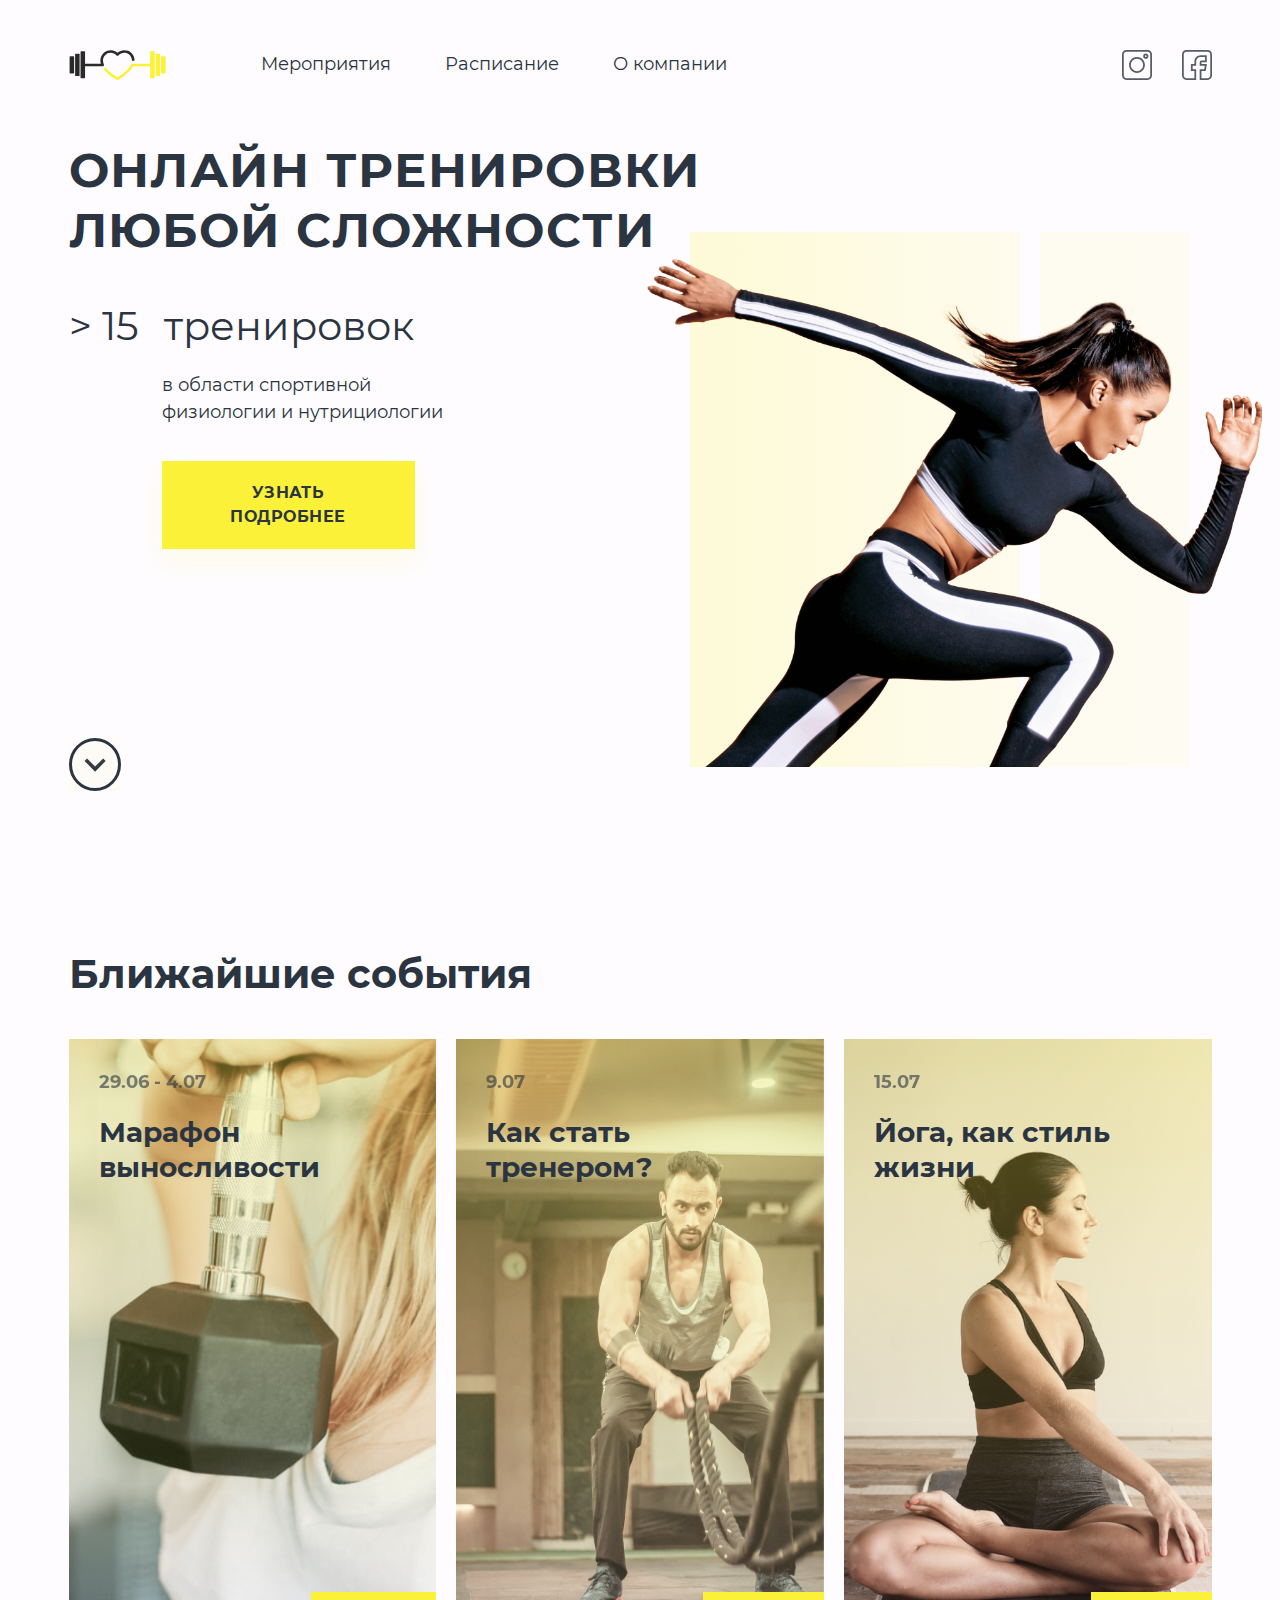
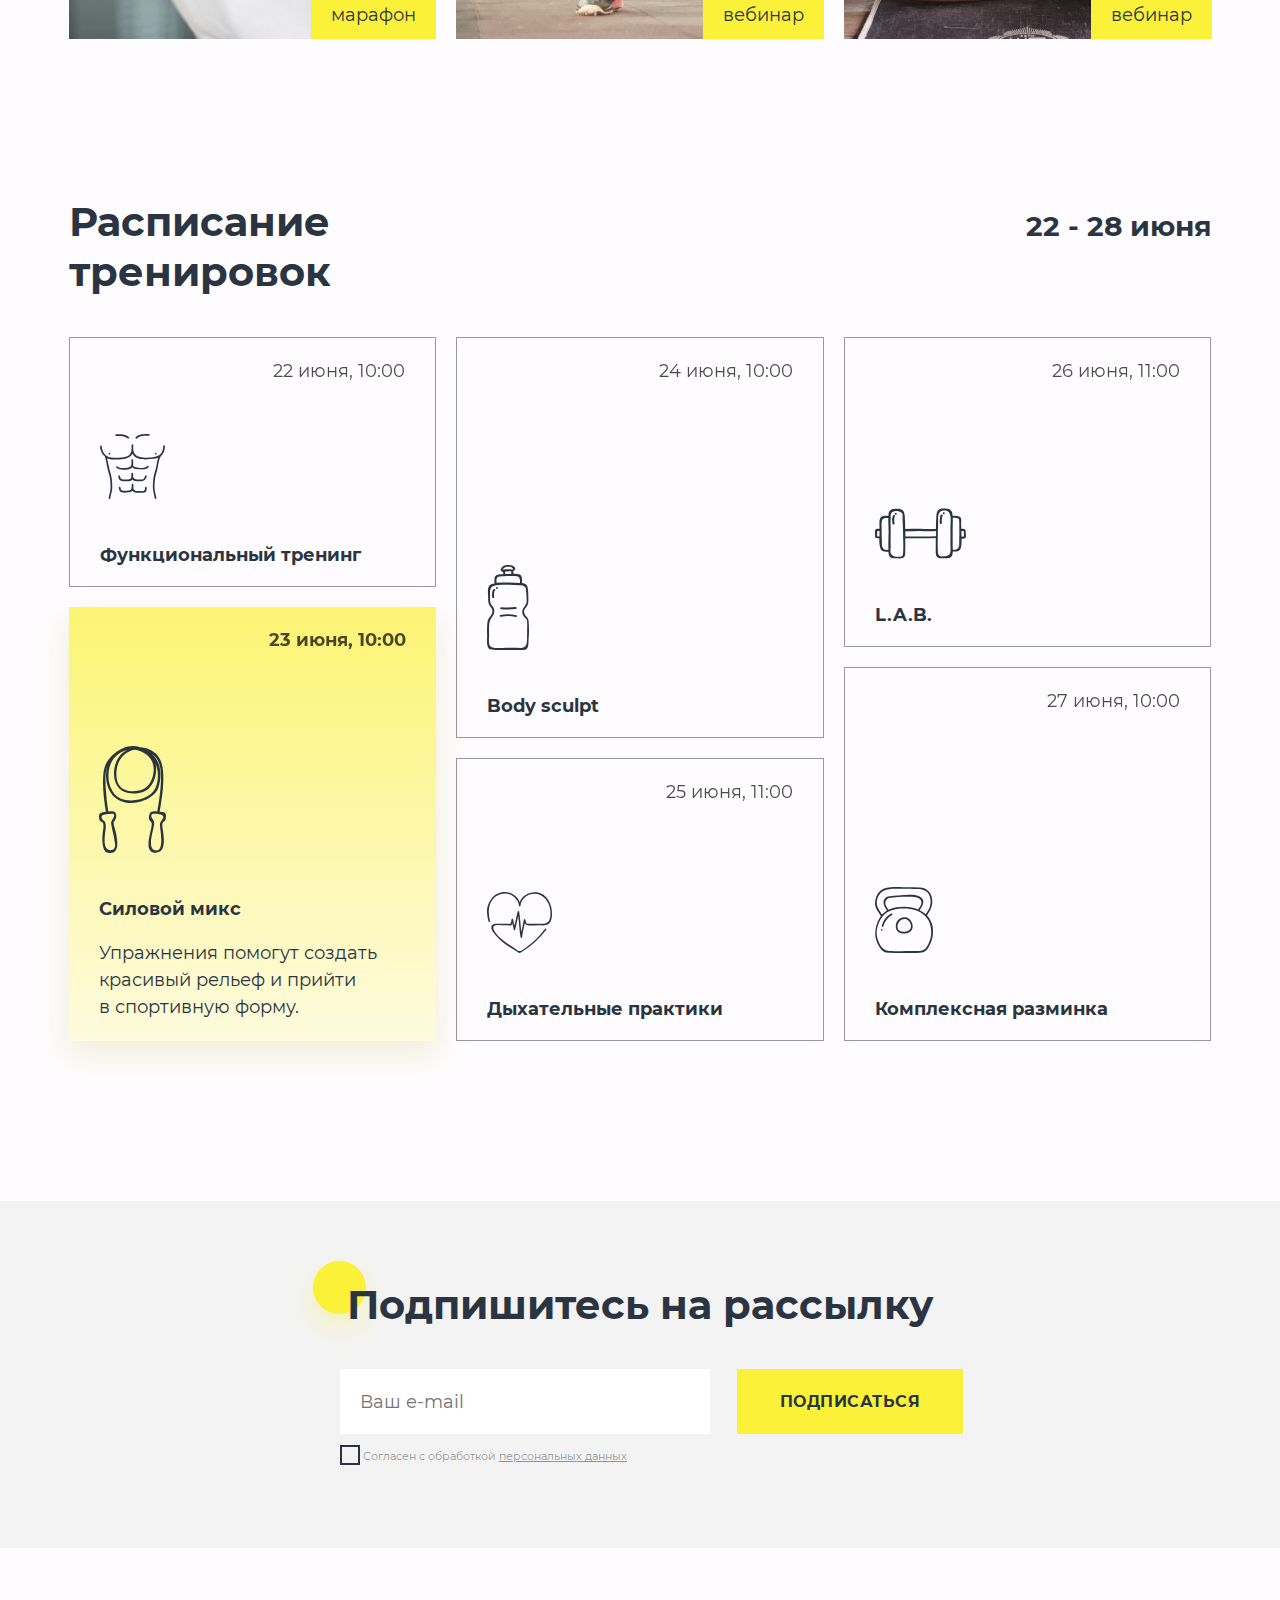
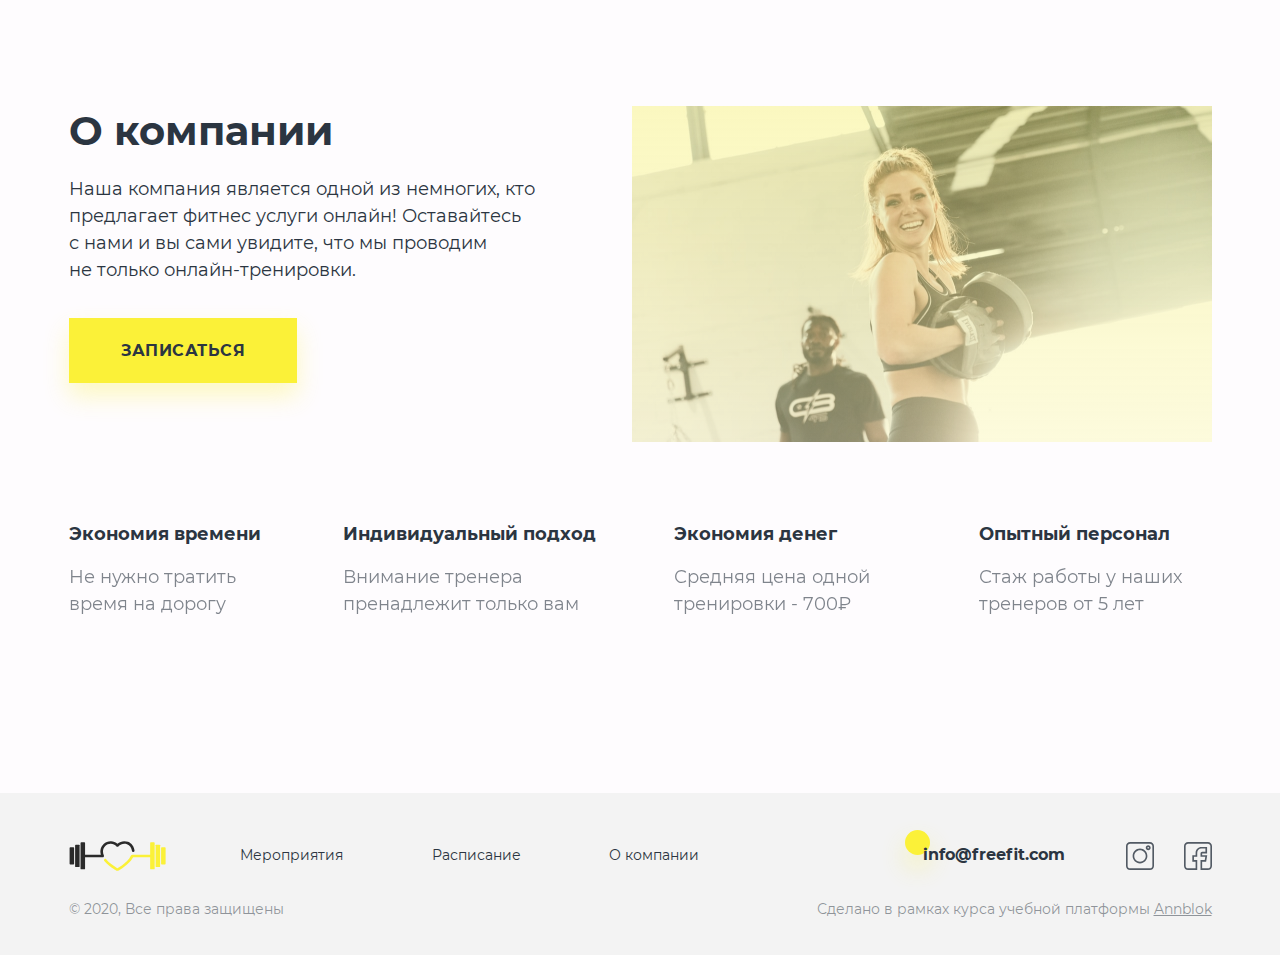
<file: index.html>
<!DOCTYPE html>
<html lang="ru">
<head>
    <meta charset="UTF-8">
    <meta http-equiv="X-UA-Compatible" content="IE=edge">
    <meta name="viewport" content="width=device-width, initial-scale=1.0">
    <link rel="stylesheet" href="css/normalize.css">
    <link rel="stylesheet" href="css/fonts.css">
    <link rel="stylesheet" href="css/style.css">
    <link rel="android-chrome-icon" type="image/png" sizes="192x192" href="img/favicon/android-chrome-192x192.png">    
    <link rel="apple-touch-icon" sizes="180x180" href="img/favicon/apple-touch-icon.png">    
    <link rel="android-chrome-icon" type="image/png" sizes="152x152" href="img/favicon/android-chrome-512x512.png">
    <link rel="android-chrome-icon" type="image/png" sizes="150x150" href="img/favicon/mstile-150x150.png">
    <link rel="icon" type="image/png" sizes="32x32" href="img/favicon/favicon-32x32.png">
    <link rel="icon" type="image/png" sizes="32x32" href="img/favicon/favicon.ico">
    <link rel="icon" type="image/png" sizes="16x16" href="img/favicon/favicon-16x16.png">
    <link rel="manifest" href="img/favicon/site.webmanifest">
    <link rel="mask-icon" href="img/favicon/safari-pinned-tab.svg" color="#5bbad5">
    <meta name="msapplication-TileColor" content="#da532c">
    <meta name="theme-color" content="#ffffff">
    <script defer src="js/modal.js"></script>
    <script defer src="js/main.js"></script>
    <title>GYM</title>
</head>

<body>
    <div class="container">
        <header class="header" id="headerTop"><!-- flex -->
            <div class="header-items">
                <a class="header-logo" href="#"></a>                
                <!--нав бургера отключаем\ отключаем-->
                <button class="header-burger" aria-label="открыть контакты" onclick="openModal('burgers')"></button><!-- flex -->                
                <!--нав десктоп отключаем-->
                <nav class="header-navigation">
                    <ul class="header-nav">
                        <li> <a class="nav-items" href="#menu">Мероприятия</a></li>
                        <li> <a class="nav-items" href="#training">Расписание</a></li>
                        <li> <a class="nav-items" href="#aboutCompany">О&nbsp;компании</a></li>
                    </ul>
                </nav>
            </div>
                
                <!-- иконки   -->
                <ul class="header-social">
                    <li> <a class="header-social-in" href="#"></a></li>       
                    <li> <a class="header-social-fb" href="#"></a></li>
                </ul>               
        </header>

    </div>
    <!-- === меню === -->
    <main>
        <div class="container"> 
            <section class="menu">                
                <div class="menu-content">
                    <h1 class="menu-title">онлайн тренировки любой сложности</h1>                    
                    <div class="menu-subject">                        
                            <span class="menu-subtitle span-text">&gt;&nbsp;15</span>
                            <span class="menu-subtitle">тренировок</span>                        
                        <div class="menu-desc">                            
                            <p class="menu-item-text-sport">в области спортивной физиологии и нутрициологии</p>
                            <a class="menu-button" href="#training-btn">Узнать подробнее</a>                            
                        </div>                        
                    </div>
                    <div class="menu-bg-mobil">
                        <div class="menu-bg-mobil-fon1"></div>
                        <div class="menu-bg-mobil-fon2"></div>
                    </div>
                    <a class="menu-arrow" href="#menu"></a>
                </div>
                <div class="menu-visual">
                    <div class="box-gradient-left"></div>
                    <div class="box-gradient-right"></div>                    
                    <img class="menu-girl" src="img/@2x/girl.png" alt="бегущая девушка в спортивном костюме">
                </div>
                
            </section>
        </div>
        <!-- второй блок -->
        <div class="events">
            <div class="container">            
            <h3 class="menu-titles" id="menu">Ближайшие события</h3>
            
            <section class="menu-greeds">
                <!-- Марафон выносливости -->
                <div class="menu-grid-box-marafon">
                    <div class="menu-grid-gradient">
                        <div class="menu-grid-maraphon-text">                            
                            <span class="menu-grid-data">29.06 - 4.07</span>
                            <h3 class="menu-grid-title">Марафон выносливости</h3>
                            <span class="menu-grid-maraphon-mrf">марафон</span>
                            <button type="button"  class="menu-grid-btn open-popup present__order-btn">Учавствовать</button>
                            <button class="menu-grid-btn-add open-popup"></button>
                        </div>
                    </div>
                </div>
                <!-- Как стать тренером? -->
                <div class="menu-grid-box-veb1">
                    <div class="menu-grid-gradient">
                        <div class="menu-grid-maraphon-text">
                            <span class="menu-grid-data">9.07</span>
                            <h3 class="menu-grid-title">Как стать тренером?</h3>
                            <span class="menu-grid-maraphon-mrf">вебинар</span>
                            <button class="menu-grid-btn-add open-popup"></button>
                            <button class="menu-grid-btn open-popup" >Учавствовать</button>
                        </div>
                    </div>
                </div>
                <!-- Йога, как стиль жизни -->                
                <div class="menu-grid-box-veb2">
                    <div class="menu-grid-gradient">
                        <div class="menu-grid-maraphon-text">
                            <span class="menu-grid-data">15.07</span>
                            <h3 class="menu-grid-title">Йога, как стиль жизни</h3>
                            <span class="menu-grid-maraphon-mrf">вебинар</span>
                            <button class="menu-grid-btn-add open-popup"></button>
                            <button class="menu-grid-btn open-popup" >Учавствовать</button>
                        </div>
                    </div>
                </div>        
            </section>
        </div>
            <!-- Расписание тренировок -->
            <section class="training">                
                <div class="container">
                    <div class="training-nedelya">
                        <div class="training-titles">
                            <h3 class="training-title" id="training-btn">Расписание тренировок</h3>
                            <p class="training-data">22 - 28 июня</p>
                        </div>
                        <div class="training-flex" id="training">
                            <!-- 1 functional-training -->
                            <div class="functional-training">
                                <span class="training-date">22 июня, 10:00</span>
                                <div class="training-card">
                                    <img class="training-image" src="img/icons/body.svg" width="65" height="65"   alt="торс спортсмена">
                                    <div class="training-box">
                                        <p class="training-text paddng">Функциональный тренинг</p>
                                        <p class="menu-text-span">Развивает в мышцах силу, гибкость и тонус.</p>                                    
                                    </div>
                                </div>
                                
                                
                            </div>
                            <!-- 2  power-mix -->
                            <div class="functional-training active">
                                <span class="training-date training-active-data">23 июня, 10:00</span>
                                <div class="training-card">
                                    <img class="training-image" src="img/icons/jump.svg" width="67" height="107" alt="скакалка">
                                    <div class="training-box">
                                        <p class="training-text text-2">Силовой микс</p>                                    
                                        <p class="menu-text-span training-active-data-text">Упражнения помогут создать красивый рельеф и прийти в&nbsp;спортивную форму.</p>                                                                    
                                    </div>
                                </div>                                
                            </div>
                            <!-- 3  body-sculpt -->
                            <div class="functional-training">
                                    <span class="training-date">24 июня, 10:00</span>
                                    <div class="training-card">
                                        <img class="training-image" src="img/icons/bottle.svg" width="42" height="85" alt="бутылка">
                                        <div class="training-box">
                                            <p class="training-text">Body sculpt</p>                                        
                                            <p class="menu-text-span">Разноплановая нагрузка помогает укрепить мышцы и снизить количество жировых отложений.</p>                                        
                                        </div>
                                    </div>                                    
                                </div>             
                                <!-- 4 breathing-practices -->
                            <div class="functional-training">
                                <span class="training-date">25 июня, 11:00</span>
                                <div class="training-card">
                                    <img class="training-image" src="img/icons/heart.svg" width="65" height="61"   alt="сердце">
                                    <div class="training-box">
                                        <p class="training-text paddng">Дыхательные практики</p>                                    
                                        <p class="menu-text-span">Поможет прояснить ум и избавить организм от гормонов стресса.</p>                                    
                                    </div>
                                </div>                                    
                            </div> 
                            <!-- 5  l-a-b -->
                            <div class="functional-training">
                                <span class="training-date">26 июня, 11:00</span>
                                <div class="training-card">
                                    <img class="training-image" src="img/icons/dumbbell.svg" width="91" height="51"   alt="гантели">
                                    <div class="training-box">
                                        <p class="training-text">L.A.B.</p>                                  
                                        <p class="menu-text-span">Силовая тренировка с акцентом на мышцы ягодиц, ног и пресса.</p>                                    
                                    </div>
                                </div>                                
                            </div>
                            <!-- 6 комплексная разминка -->
                            <div class="functional-training">
                                <span class="training-date">27 июня, 10:00</span>
                                <div class="training-card">
                                    <img class="training-image" src="img/icons/weight.svg" width="58" height="66"   alt="гиря">
                                    <div class="training-box">
                                        <p class="training-text training-text-hover">Комплексная разминка</p>                                    
                                        <p class="menu-text-span menu-text-hover">Подготовка тела перед физической нагрузкой.</p>                                    
                                    </div>
                                </div>                                
                            </div>
                        </div>
                    </div>
                </div>
            </section>
        </div>    
        <section class="mailing">
            <div class="mailing-item">
                    <h3 class="mailing-title">Подпишитесь на&nbsp;рассылку</h3>
                <form class="mailing-form" name="mailing" action="https://jsonplaceholder.typicode.com/posts" target="_blank" method="post">        
                    <div class="mailing-item-flex">
                        <div class="mailing-argee">
                            <input class="mailing-input" type="email" name="mailing" title="Например, username@mail.ru" placeholder="Ваш e-mail">                            
                            <input class="mailing-checkbox" type="checkbox" name="mailing" id="thing" required>
                            <label for="thing" class="mailing-label" required>
                                Согласен с обработкой <a class="mailing-person"  href="#" target="_blank">персональных данных</a>
                            </label>
                        </div>
                        <button type="submit" class="mailing-button" name="mailing">ПОДПИСАТЬСЯ</button>                    
                    </div>
                </form>
            </div>
        </section>            
        <section class="company">
            <div class="container">
                <div class="company-advantage">
                    <div class="company-flex">
                        <div class="company-flex-text">
                            <h3 class="company-title" id="aboutCompany">О компании</h3>
                            <p class="company-text">Наша компания является одной из немногих, кто предлагает фитнес услуги онлайн! Оставайтесь с&nbsp;нами и вы сами увидите, что мы проводим не&nbsp;только онлайн-тренировки.</p>
                            <a class="company-button mobile-hidden-desctop">Записаться</a>
                            <div class="company-flex-img">
                                <img class="company-flex-img-bg" src="img/@2x/trainer@2x.png" width="581" height="335"  alt="тренер">                 
                            </div>                        
                        </div>                    
                        <ul class="company-adv">
                            <li>
                                <div class="company-describ"></div>
                                <p class="company-adv-title">Экономия времени</p>
                                <p class="company-adv-text">Не нужно тратить время на&nbsp;дорогу</p>
                            </li>
                            <li>
                                <p class="company-adv-title">Индивидуальный подход</p>
                                <p class="company-adv-text">Внимание тренера пренадлежит только вам</p>
                            </li>
                            <li>
                                <p class="company-adv-title">Экономия денег</p>
                                <p class="company-adv-text">Средняя цена одной тренировки - 700₽</p>
                            </li>
                            <li>
                                <p class="company-adv-title">Опытный персонал</p>
                                <p class="company-adv-text">Стаж работы у наших тренеров от&nbsp;5&nbsp;лет</p>
                            </li>                        
                        </ul>
                        <div class="mobile-hidden">
                            <a class="company-button">Записаться</a>
                            <div class="company-img"></div>
                        </div>
                    </div>
                </div>
                
            </div>
        </section>        
    </main>

    
    <footer>
        <div class="container">
            <div class="footer-flex">
                <div class="footer-nav">
                    <div class="header-logo">
                    </div>                
                    <ul class="footer-nav-flex">
                        <li><a class="footer-ankor" href="#menu">Мероприятия</a></li>
                        <li><a class="footer-ankor" href="#training">Расписание</a></li>
                        <li><a class="footer-ankor" href="#aboutCompany">О&nbsp;компании</a></li>
                    </ul>
                </div>
                <div class="footer-contacts">
                    <div class="footer-contacts-email">
                        <a class="footer-contacts-a" href="mailto:info@freefit.com">info@freefit.com</a>                    
                    </div>
                    <ul class="footer-social">
                        <li> <a class="footer-social-in" href="#"></a></li>       
                        <li> <a class="footer-social-fb" href="#"></a></li>
                    </ul>
                </div>
            </div>
            <div class="footer-copyright">
                <p>&copy; 2020, Все права защищены</p>        
                <p class="footer-frontend-blok">Сделано в рамках курса учебной платформы <a class="frontend-blok"  href="https://cabinet.annblok.ru/" target="_blank">Annblok</a></p>
            </div>
        </div>        
    </footer>
    <!-- Mobile pop up -->
    <div class="modal-window" id="modal">
        <div class="modal">
            <div class="wrap">
                <div class="header-modal">
                    <div class="header-modal-logo"></div>
                    <button onclick="closeModal()" class="header-modal-close"></button>
                </div>
                <ul class="modal-nav">
                    <li><a href="#menu" class="modal-nav-a modal-border">Мероприятия</a></li>
                    <li><a href="#training" class="modal-nav-a modal-border">Расписание</a></li>
                    <li><a href="#aboutCompany" class="modal-nav-a">О&nbsp;компании</a></li>
                </ul>
                <ul class="modal-item">
                    <li><a href="#" class="modal-social-in"></a></li>
                    <li><a href="#" class="modal-social-fb"></a></li>
                </ul>
            </div>
        </div>
    </div>
    <!-- pop up marafhon     -->
    <div class="popup__bg" id="modal-popup">    
        <div class="popup">
            <button onclick="closeModal()" class="popup-close close-popup"></button>
            <div class="popup-title">
                <h2 class="popup-text">Заявка на участие «Марафон выносливости»</h2>
                <p class="popup-desc">Заполните все поля, и мы пришлем информацию в ближайшее время</p>
            </div>
            <form class="popup-form" action="https://jsonplaceholder.typicode.com/posts" method="post">
                <div class="input-container">            
                    <input class="popup-mail" type="email" name="popup" placeholder="Ваш e-mail">
                    <p class="popup-text-hidden">Некорректный адрес e-mail</p>                
                    <input class="popup-tel" type="tel" name="popup"  placeholder="+7 (" >
                    <p class="popup-text-hidden">Некорректный номер телефона</p>
                </div>
                <button class="pupup-btn" type="submit" title="Отправить" name="popup">Отправить</button>
            </form>    
        </div>
    </div>
    <a href="#headerTop" class="button-up hidden" id="btnUp"></a>
</body>
</html>
</file>
<file: css/fonts.css>
@font-face {
   font-family: "Montserrat";
   src: url("../fonts/Montserrat-Bold.ttf") format("truetype");
   font-weight: 700;
   font-display: swap;
   }
@font-face {
   font-family: "Montserrat";
   src: url("../fonts/Montserrat-Regular.ttf") format("truetype");
   font-weight: 400;
   font-display: swap;
   }
</file>
<file: css/style.css>
body {
    font-family: Montserrat;
    color: #2B3541;
    background: #FEFCFE;
    font-weight: 400;
}
main {
    position: relative;
}
.container {    
    max-width: 1143px;
    margin: 0 auto;
    padding-left: 15px;
    padding-right: 15px;
}
.header {
    display: flex;
    align-items: center;
    justify-content: space-between;
    margin-top: 50px;
}
.header-items {
    display: flex;
    align-items: center;
    justify-content: space-between;
    flex-basis: 57.6%;
}
.header-logo { 
    display: block;   
    background-image: url(../img/logo.svg);         
    background-repeat: no-repeat;
    background-size: contain;
    width: 97px;
    height: 30px;
    transition: 0.2s;    
    margin-right: 30px;
}
.header-burger {
    display: none;
    background-image: url(../img/icons/burger.svg);
    background-repeat: no-repeat;
    background-size: contain;
    width: 29px;
    height: 22px;
    background-color: transparent;
    border: none;
    cursor: pointer;
}
.header-social {
    display: flex;
    list-style-type: none;
    gap: 30px;
    margin: 0;
}
.header-nav {
    display: flex;
    list-style-type: none;
    justify-content: space-between;
    gap: 54px;
    padding-left: 0;
    margin: 0;
}
.nav-items {
    position: relative;
    font-size: 18px;
    line-height: 150%;
    text-decoration: none;
    color: #2B3541;
}
.nav-items::after, .footer-ankor::after, .footer-contacts-a::after {
    display: block;
    position: relative;
    content: "";
    height: 1px;
    width: 0;
    background-color:  #2B3541;
    transition: width .2s ease-in-out, left .5s ease-in-out;
    left: 0%;
    bottom: -10px;
}
.header-social-fb {
    display: block;
    background-image: url(../img/icons/fb.svg);
    background-repeat: no-repeat;
    background-size: contain;
    width: 30px;
    height: 30px;
    transition: 0.2s;
}
.header-social-in {
    display: block;
    background-image: url(../img/icons/ins.svg);
    background-repeat: no-repeat;
    background-size: contain;
    width: 30px;
    height: 30px;
    transition: 0.2s;
}
.menu-items {
    margin-bottom: 80px;
}
.menu {
    display: flex;
}
.menu-visual {
    display: flex;
    position: absolute;
    max-width: 790px;
    width: 100%;
    gap: 20px;
    top: 27px;
    right: 16vw;
    z-index: -1;    
    height: 849px;
}
.box-gradient-left {
    background: linear-gradient(90deg, #FBF138 0%, rgba(253, 249, 182, 0.45) 145.23%);
    opacity: 0.2; 
    flex-grow: 1;
    z-index: -1;
}
.box-gradient-right {
    background: linear-gradient(90deg, #FDF9B6 0%, rgba(253, 249, 182, 0.7) 166.81%);
    opacity: 0.2;
    flex-basis: 30%;
    z-index: -1;
}
.menu-girl {
    position: absolute;
    height: 95%;
    margin: 0 auto;
    right: -5.6vw;
    object-fit: cover;
    bottom: 0;
}
.menu-bg-mobil-fon1 {
    display: none;
}
.menu-bg-mobil-fon2 {
    display: none;
}
.menu-content {
    position: relative;
    max-width: 676px;
    padding-top: 254px;
    box-sizing: border-box;
}
.menu-title {
    font-weight: 700;
    font-size: 2.5vw;
    line-height: 125%;    
    text-transform: uppercase;
    letter-spacing: 0.03em;
    padding: 0;
    margin: 0;
    font-size: 48px;
}
.menu-subject {
    margin-top: 41px;
}
.menu-subtitle {
    font-size: 40px;
    line-height: 125%;
    margin: 0;    
}
.span-text {
    margin-right: 21px;
}
.menu-item-text-sport {
    max-width: 300px;
    font-size: 18px;
    line-height: 150%;
    padding-top: 21px;
    padding-bottom: 35px;
    margin: 0;
}
.menu-desc {
    padding-left: 93px;
    position: relative;
}
.menu-button {
    display: block;
    max-width: 193px;
    text-decoration: none;
    padding: 20px 30px;
    font-weight: bold;
    font-size: 16px;
    line-height: 150%;
    text-align: center;
    text-transform: uppercase;
    background-color: #FBF138;
    color: #2B3541;
    box-shadow: 0px 13px 24px rgba(251, 241, 56, 0.1);    
    letter-spacing: 0.03em;
    transition: 0.2s;
}
.menu-arrow {    
    position: absolute;
    background-image: url(../img/icons/Arrow.svg);
    left: 0;
    bottom: -242px;
    width: 52px;
    height: 55px;
    transition: 0.2s;
}
.company-describ {
    text-align: end;
}
.menu-bg-mobil {
    display: none;    
}
.events {
    margin-top: 370px;
}
.menu-titles {
    font-weight: 700;
    font-size: 40px;
    line-height: 125%;
    padding-top: 30px;
    padding-bottom: 40px;
    margin: 130px 0 0;
}
.menu-greeds {
    display: grid;
    gap: 20px;
    grid-template-rows: 600px 1fr;
    grid-template-areas:
    "a b c";
    transition: 0.2s;
}
.menu-grid-box-marafon {
    position: relative;
    background-image: url(../img/@2x/maraphon@2x.png);
    background-repeat: no-repeat;
    display: block;
    background-size: cover;
    background-position: center;
    width: 100%;
    height: 100%;
    grid-area: a;
    transition: 0.2s;
}
.menu-grid-gradient {
    background: linear-gradient(180deg, rgba(251, 241, 56, .3) 0%, rgba(253, 249, 182, 0) 100%);
    position: absolute;
    width: 100%;
    height: 100%;
    left: 0;
    top: 0;    
    box-sizing: border-box;
    padding: 30px;
    transition: 0.2s;
}

.menu-grid-img-2 {
    position: absolute;
    background-image: url(../img/@2x/Vebinar-1@2x.png);
    background-repeat: no-repeat;
    display: block;
    background-size: cover;
    background-position: center;
    width: 100%;
    height: 100%;
    z-index: -1;
}
.menu-grid-img-3 {
    position: absolute;
    background-image: url(../img/@2x/Vebinar2@2x.png);
    background-repeat: no-repeat;
    display: block;
    background-size: cover;
    background-position: center;
    width: 100%;
    height: 100%;
    z-index: -1;    
}
.menu-grid-box-veb1 {
    position: relative;
    background-image: url(../img/@2x/Vebinar-1@2x.png);
    background-repeat: no-repeat;
    display: block;
    background-size: cover;
    background-position: center;
    width: 100%;
    height: 100%;
    grid-area: b;
    transition: 0.2s;
}
.menu-grid-box-veb2 {
    position: relative;
    background-image: url(../img/@2x/Vebinar2@2x.png);
    background-repeat: no-repeat;
    display: block;
    background-size: cover;
    background-position: center;
    width: 100%;
    height: 100%;
    grid-area: c;
    transition: 0.2s;
}
.menu-grid-btn {
    max-width: 221px;
    padding: 20px 37px;
    background-color: #2B3541;
    color: #FBF138;
    border: none;
    font-weight: bold;
    font-size: 16px;
    line-height: 150%;
    letter-spacing: 0.03em;
    text-transform: uppercase;
    text-decoration: none;
    opacity: 0;
    cursor: pointer;
    transition: 0.2s;
}
.menu-grid-data {
    font-weight: 700;
    font-size: 18px;
    line-height: 27px;
    color: #2B3541;
    opacity: 0.6;
}
.menu-grid-maraphon-mrf {
    position: absolute;
    background-color: #FBF138;
    padding: 10px 20px;
    font-size: 18px;
    line-height: 150%;
    right: 0;
    bottom: 0;
    transition: 0.2s;
}
.menu-grid-btn-add {
    display: none;
    position: absolute;
    background-image: url(../img/icons/add.svg);
    height: 30px;
    width: 30px;
    right: 0;
    bottom: 0;
    border: none;
    cursor: pointer;
}
.menu-grid-title {
    max-width: 260px;
    font-weight: 700;
    font-size: 28px;
    line-height: 125%;
    padding: 0;
    margin-top: 19px;
    margin-bottom: 40px;
}
.training {
    margin-top: 118px;
}
.functional-training {
    box-sizing: border-box;
    position: relative;
    display: flex;
    flex-direction: column;
    justify-content: space-between;
    padding: 0px 30px;   
    padding: 20px 30px;
    border: 1px solid rgba(43, 53, 65, 0.5);
    box-shadow: 0 0 0 2px rgba(43, 53, 65, 0);
    transition: 0.2s;
}
.training-titles {
    display: flex;
    justify-content: space-between;
    align-items: baseline;
    margin-bottom: 40px;
}
.training-image {
    padding-bottom: 0px;
}
.training-title {
    max-width: 356px;
    font-weight: bold;
    font-size: 40px;
    line-height: 125%;
    margin: 0;
    padding-top: 20px; 
}
.training-data {
    font-weight: bold;
    font-size: 28px;
    line-height: 125%;
    margin: 0;
    padding: 0;
}
.training-flex {
    display: grid;
    grid-template-columns: repeat(3, 1fr);
    grid-template-rows: 250px 40px 71px 283px;

    grid-auto-flow: column;
    gap: 20px;
}
.functional-training:hover {
    border: 1px solid transparent;
    background:rgba(243, 243, 243, 0.5);
    box-shadow: 0px 4px 30px rgba(43, 53, 65, 0.2);
}    
/* .functional-training:hover .training-text {
    padding-top: 10px;
} */
.functional-training:hover .paddng {
    margin-top: 10px;
}
.active:hover .training-text {
    margin-top: 40px;
}    
.functional-training:hover .menu-text-hidden {
    position: relative;
}
.functional-training:hover .menu-text-span {
    max-height: 500px;    
    margin-top: 20px;
}
.training-active-data-text {
    margin-top: 20px;
}

.functional-training.active:hover {
    background: linear-gradient(180deg, rgba(251, 241, 56, 0.7) 0%, rgba(253, 249, 182, 0.45) 100%);    
    box-shadow: 0px 4px 30px rgba(43, 53, 65, 0.2);
}
.training-flex div:nth-child(1) {
    grid-column: 1 / 1;
    grid-row: 1 / 1;
}
.training-flex div:nth-child(2) {
    grid-column: 1 / 1;
    grid-row: 2 / 5;
}
.training-flex div:nth-child(3) {
    
    grid-column: 2 / 2;
    grid-row: 1 / 4;
}
.training-flex div:nth-child(4) {
    grid-column: 2 / 2;
    grid-row: 4;
}
.training-flex div:nth-child(5){
    grid-column: 3 / 4;
    grid-row: 1 / 3;
}
.training-flex div:nth-child(6){
    grid-column: 3 / 3;
    grid-row: 3 / 5;
}
.training-text {
    font-weight: bold;
    font-size: 18px;
    line-height: 125%;
    margin: 0;
    margin-top: 40px;
    padding: 0;
    transition: 0.2s;
}
.menu-text-span {
    font-size: 18px;
    line-height: 150%;
    overflow: hidden;
    max-height: 0;
    transition: 0.3s linear;
    margin: 0;
    padding-bottom: 0;
    transition: 0.2s;
}
.power-mix {
    padding: 20px 30px;    
    max-width: 367px;
}
.power-mix-text {
    font-weight: bold;
    font-size: 18px;
    line-height: 125%;
    padding-top: 40px;
}
.training-date {
    display: block;
    text-align: right;
    font-size: 18px;
    line-height: 150%;
    color: #010101;
    opacity: 0.7;
}
.power-mix-img {
    padding-top: 95px;
    padding-bottom: 40px;
}
.body-sculpt-img {
    padding-top: 191px;
    padding-bottom: 40px;
}
.breathing-practices-img {
    padding-top: 94px;
    padding-bottom: 40px;
}
.l-a-b-img {
    padding-top: 133px;
    padding-bottom: 40px;
}
.complex-warm-img {
    padding-top: 182px;
    padding-bottom: 40px;
}
/* актив для js */
.functional-training.active {
    background: linear-gradient(180deg, rgba(251, 241, 56, 0.7) 0%, rgba(253, 249, 182, 0.45) 100%);    
    box-shadow: 0px 13px 30px rgba(186, 180, 69, 0.2);
    border: none;
}
.active .menu-text-hidden {
    position: relative;
    opacity: 1;
    margin-top: 0;
    transition: 0.2s;
}
.training-active-data {
    font-weight: 700;
}
.training-active-data-text {
    max-height: 500px;
    margin-top: 20px;
}
.mailing {
    max-height: 100%;
    position: relative;
    background-color: #F3F3F3;
    margin-top: 160px;
    z-index: 2;
}
.mailing-form {
    padding-left: 23px;
}
.mailing-item {
    position: relative;
    max-width: 646px;
    padding-top: 81px;
    padding-bottom: 114px;
    margin: 0 auto;    
}
.mailing-title {
    position: relative;
    font-weight: bold;
    font-size: 40px;
    line-height: 81.6%;
    text-align: center;
    margin: 0;
    padding-bottom: 48px;
    padding-top: 7px;
}
.mailing-title::before {
    position: absolute;
    display: inline-block;
    content: " ";
    top: -21px;
    left: -4px;
    height: 53px;
    width: 53px;
    background-color: #FBF138;  
    box-shadow: 0px 13px 24px rgba(251, 241, 56, 0.3);
    border-radius: 100%;  
    z-index: -1;
}
.mailing-image {
    position: absolute;
    background-color: #FBF138;
    height: 53px;
    width: 53px;    
    border-radius: 100%;
    top: 87px;
    left: 120px;
    z-index: 1;
}
.mailing-input {
    display: block;
    width: 100%;
    padding: 10px 19px;
    font-size: 18px;
    height: 100%;
    margin-bottom: 12px;
    box-sizing: border-box;
    border: 1px solid transparent;
}
.mailing-input:focus {
    outline: 1px solid #FBF138;
    background: #FFFFFF;
}
.mailing-input:focus:invalid {
    outline: 1px solid #AE0303;
}
.mailing-item-flex {
    display: flex;
    gap: 20px;
    justify-content: space-between;
}
.mailing-button {
    display: block;
    padding: 20px 43px;
    background-color: #FBF138;
    font-weight: bold;
    font-size: 16px;
    line-height: 150%;
    letter-spacing: 0.03em;
    text-transform: uppercase;
    color: #2B3541;
    text-decoration: none;
    border: none;
    cursor: pointer;
    transition: 0.2s;
}
/* согласие на обработку данных */
.mailing-argee{
    width: 100%;
    margin-right: 7px;
    height: 65px;
}
.mailing-label {
    max-width: 600px;
    cursor: pointer;
    font-size: 11px;
    line-height: 150%;
    color: rgba(43, 53, 65, 0.5); 
}
.mailing-checkbox:checked + label,
.mailing-checkbox:not(:checked) + label {
    position: relative;
    padding: 2px 0 0 23px;
    cursor:pointer;
    margin-top: 11px;
}
.mailing-checkbox:checked,
.mailing-checkbox:not(:checked) {
    position: absolute;
    left:-9999px;
}
.mailing-checkbox:checked + label::before {
    content:'';
    position: absolute;
    width: 16px;
    height: 16px;
    left: 0;
    top: calc(50% - 10px);
    background-color: #2B3541;
    border-radius: 2px;
    border: 2px solid #2B3541;
}
.mailing-checkbox:checked + label::after {
    content:'';
    position: absolute;
    width: 12px;
    height: 12px;
    transition: all .2s ease;
    opacity: 1;
    left: 4px;
    top: calc(50% - 6px);
    background-size: cover;
    background-repeat: no-repeat;
    background-image: url(../img/icons/check_box.svg); 
}
.mailing-checkbox:not(:checked) + label::before {
    content:'';
    position: absolute;
    width: 16px;
    height: 16px;
    left: 0;
    top: calc(50% - 10px);
    background-color: transparent;
    border: 2px solid #2B3541;
}
.mailing-checkbox:not(:checked) + label::after {
    content:'';
    position: absolute;
    width: 12px;
    height: 12px;
    transition: all .2s ease;
    opacity: 0;
    left: 4px;
    top: calc(50% - 6px);
    background-position: 0 -12px;
    background-color: transparent;
    background-repeat: no-repeat;
    background-size: cover;
    background-image: url(../img/icons/check-box-empty.svg);
}
.radio:checked + label::before{
    border-radius: 100%;
}
.mailing-person {
    text-decoration-line: underline;
    color: rgba(43, 53, 65, 0.5);
    transition: 0.2s;
}
.company {
    margin-top: 158px;
}
.company-advantage {    
    margin-top: 117px;
    max-width: 1143px;
    margin: 0 auto;    
}
/* о компании */
.company-flex {
    position: relative;
}
.company-title {
    font-weight: bold;
    font-size: 40px;
    line-height: 125%;
    padding: 0;
    margin-bottom: 20px;
}
.company-flex-text {
    max-width: 483px;
}
.company-flex-img {
    position: absolute;
    width: auto;
    height: 336px;
    right: 0;
    top: 0;
}
.company-flex-img-bg {
    display: block;
    position: relative;
    height: 100%;
    width: auto;
} 
.company-flex-img:after {
    content: "";
	display: block;    
    width: 100%;
    width: 100%;
	height: 100%;    
	position: absolute;
	top: 0;      
	left: 0;   
    background: linear-gradient(180deg, rgba(251, 241, 56, 0.3) 0%, rgba(253, 249, 182, 0.45) 100%);
    z-index: 2;
} 
.company-text {
    font-size: 18px;
    line-height: 150%;
    margin-bottom: 55px;
    padding: 0;
}
.company-button {
    padding: 23px 52px;
    font-weight: bold;
    font-size: 16px;
    line-height: 150%;
    letter-spacing: 0.03em;
    text-transform: uppercase;
    text-decoration: none;
    cursor: pointer;
    color: #2B3541;
    background: #FBF138;
    box-shadow: 0px 13px 24px rgba(251, 241, 56, 0.3);
    transition: 0.2s;
}
.mobile-hidden {
    display: none;
}

.company-adv {
    display: flex;
    justify-content: space-between;
    gap: 6%;
    list-style-type: none;
    padding-left: 0;
    margin-top: 142px;
}
.company-adv li {
    flex-basis: content;
}
.company-adv-title {
    font-weight: bold;
    font-size: 18px;
    line-height: 125%;
}
.company-adv-text {
    font-size: 18px;
    line-height: 150%;
    opacity: 0.6;
}
.mobile-hidden {
    display: none;
}
/* footer ---------------*/
footer {
    position: relative;
    background: #F3F3F3;
    padding-top: 33px;
    padding-bottom: 21px;
    z-index: 0;
    margin-top: 157px;
}
.footer-flex {
    display: flex;
    justify-content: space-between;
    align-items: center;
    margin-bottom: 13px;
}
.footer-nav {
    display: flex;
    justify-content: space-between;
    align-items: center;
    flex-basis: 56%;
    max-width: 631px;
    gap: 39px;
}
.footer-nav-flex {
    display: flex;
    justify-content: space-between;
    list-style-type: none;
    gap: 40px;
    padding-left: 0;
    flex-basis: 72.8%;
}
.footer-social {
    display: flex;
    list-style-type: none;
    justify-content: space-between;
    padding-left: 0;
    gap: 30px;
}
.footer-contacts-a {    
    color: #2B3541;
    display: block;
    position: relative;
    font-weight: bold;
    font-size: 16px;
    line-height: 150%;
    text-align: center;
    margin: 0;
    text-decoration: none;
}
.footer-contacts-a::before {    
    content: " ";
    position: absolute;
    top: -13px;
    left: -18px;   
    background-color: #FBF138;  
    box-shadow: 0px 13px 24px rgba(251, 241, 56, 0.3);
    border-radius: 100%;
    height: 25px;
    width: 25px;    
    cursor: pointer;
    z-index: -1;
    transition: 0.2s;
}
.footer-social-fb {
    display: block;
    background-image: url(../img/icons/fb.svg);
    background-repeat: no-repeat;
    background-size: contain;
    width: 28px;
    height: 28px;
    transform: scale(1);
    transition: 0.2s;
}
.footer-social-in {
    display: block;
    background-image: url(../img/icons/ins.svg);
    background-repeat: no-repeat;
    background-size: contain;
    width: 28px;
    height: 28px;
    transform: scale(1);
    transition: 0.2s;
}

.footer-ankor {
    color: #2B3541;
    text-decoration: none;
    font-size: 14px;
    line-height: 150%;
}
.footer-copyright {
    display: flex;    
    justify-content: space-between;
    font-size: 14px;
    line-height: 150%;
    color: rgba(43, 53, 65, 0.5);
}
.footer-copyright p {
    padding-top: 0;
    margin-top: 0;
}
.footer-contacts {
    display: flex;
    justify-content: space-between;
    align-items: center;
    gap: 61px;
}
.footer-contacts-email {
    padding: 10px 0;
    align-items: center;
}
.footer-frontend-blok
.frontend-blok {
    text-decoration: underline;
    color: rgba(43, 53, 65, 0.5);
    transition: 0.2s;
}
/* modal */
.modal-window {
    position: fixed;
    width: 100%;
    min-height: 100%;
    background-color: rgba(43, 53, 65, 0.4);
    top: 0;
    left: -200%;
    transition: 0.4s;
    z-index: 2;
}
.modal {
    background-color: #F3F3F3;
    max-width: 768px;
}
.wrap {
    max-width: 768px;
    padding-left: 15px;
    padding-right: 15px;
    margin: 0 auto;
}
.header-modal {
    position: relative;
    display: flex;
    justify-content: space-between;
    align-items: center;
    padding-top: 32px;
}
.header-modal-logo {
    background-image: url(../img/logo.svg);
    background-size: cover;
    background-repeat: no-repeat;
    width: 78px;
    height: 24px;
}
.header-modal-close { 
    background-color: transparent;
    background-image: url(../img/icons/close.svg);
    background-size: contain;
    background-repeat: no-repeat;    
    border: none;
    width: 20px;
    height: 19px;
}
.modal-nav {
    padding: 0;
    margin: 0;
    list-style: none;
    margin-top: 40px;
}
.modal-nav-a {
    position: relative;
    text-decoration: none;
    font-size: 16px;
    line-height: 150%;
    color: #2B3541;
}
.modal-border::after {
    content: '';
    border-bottom: 1px solid #2B3541;
    display: block;
    margin-top: 19px;
    margin-bottom: 20px;
    opacity: .2;
}
.modal-item {
    display: flex;
    justify-content: end;
    list-style: none;
    gap: 20px;
    margin-bottom: 20px;
    padding-bottom: 20px;
}
.modal-social-in {
    display: block;
    background-image: url(../img/icons/ins.svg);
    background-repeat: no-repeat;
    background-size: cover;
    width: 26px;
    height: 26px;
}
.modal-social-fb {
    display: block;
    background-image: url(../img/icons/fb.svg);
    background-repeat: no-repeat;
    background-size: cover;
    width: 26px;
    height: 26px;
}
.modal-button-item {
    position: relative;
}
.modal-btn {
    display: block;
    max-width: 340px;
    padding: 25px 73px;
    margin: 51px auto 35px;
    color: #2B3541;
    background-color: #FBF138;
    font-weight: bold;
    font-size: 16px;
    line-height: 150%;
    letter-spacing: 0.03em;
    text-transform: uppercase;
    text-decoration: none;
    border: none;
}
/* popup */
.popup__bg {
    display: flex;
    flex-direction: column;
    position: fixed;    
    background-color: rgba(2, 10, 19, 0.4);    
    opacity: 0;
    top: 0;
    left: 0;
    width: 100%;
    height: 100%;
    pointer-events: none;
    z-index: 5;
    transition: 0.5s all;
}
.popup__bg.active { 
    opacity: 1;
    pointer-events: all;
    transition: 0.5s all;
}
.popup {   
    max-width: 600px;
    background-color: #F3F3F3;    
    width: 100%;
    padding-bottom: 80px;
    padding-top: 60px;
    position: absolute;
    top: 50%;
    left: 50%;
    transform: translate(-50%, -50%) scale(0); 
    transition: 0.5s all;
}
.popup.active {
    transform: translate(-50%, -50%) scale(1);
    transition: 0.5s all;
}
.close-popup {
    display: block;
    position: absolute;
    right: 30px;
    top: 30px;
    background-color: transparent;
    background-image: url(../img/icons/close.svg);
    background-size: cover;
    background-repeat: no-repeat;    
    border: none;
    width: 20px;
    height: 19px;
    z-index: 4;
    transition: 0.3s;
}
.popup-title {
    max-width: 403px;
    margin: 0 auto;
    text-align: center;
}
.popup-text {
    font-weight: bold;
    font-size: 28px;
    line-height: 125%;
    padding-top: 0;
    margin: 0 auto;
}
.popup-text::before {
    content: " ";
    position: absolute;
    top: 30px;
    left: 120px; 
    background-color: #FBF138;
    border-radius: 100%;
    height: 53px;
    width: 53px;
    cursor: pointer;
    z-index: -1;    
}
.popup-desc {
    font-size: 18px;
    line-height: 150%;
    padding-top: 18px;
    margin: 0;
}
.popup-form {
    padding-left: 10%;
    padding-right: 10%;
    margin: 40px 0 auto;
}
.popup-text-hidden {
    display: none;
}
.popup-mail {
    display: block;
    width: 100%;    
    padding-left: 25px;
    padding-right: 25px;
    font-size: 18px;
    height: 65px;
    margin-bottom: 12px;
    box-sizing: border-box;
    border: 1px solid transparent;
}
.popup-mail:focus {
    outline: 1px solid #FBF138;
    background: #FFFFFF;
}
.popup-mail:focus:invalid {
    outline: 1px solid #AE0303;
}
.popup-tel {
    background-color: #fff;
    color: #2B3541;
    font-size: 18px;
    width: 100%;
    height: 65px;
    outline: none;
    border: 1px solid transparent;
    padding-left: 25px;
    padding-right: 25px;
    box-sizing: border-box;
}
.popup-tel:focus:invalid {
    outline: 1px solid #AE0303;
}
.popup-tel:focus {
    outline: 1px solid #FBF138;
    background: #FFFFFF;
}
.pupup-btn {
    display: block;
    margin-top: 40px;
    padding: 20px;
    width: 100%;
    font-weight: bold;
    font-size: 16px;
    letter-spacing: 0.03em;
    text-transform: uppercase;
    background: #FBF138;
    box-shadow: 0px 13px 24px rgba(251, 241, 56, 0.3);
    border: none;
    cursor: pointer;
    transition: 0.2s;
}
.company-img {
    background: linear-gradient(180deg, rgba(251, 241, 56, .3) 0%, rgba(253, 249, 182, 0) 100%), url(../img/@2x/trainer@2x.png);
    width: 100%;
    height: 334px;
    background-position: center;
    background-size: cover;
    margin-top: 58px;
}
.button-up {
    position: fixed;
    background-image: url(../img/icons/Arrow.svg);
    width: 52px;
    height: 55px;
    cursor: pointer;    
    border: none;
    text-decoration: none;
    bottom: 20px;
    right: 20px;
    transform: rotate(180deg);
    transition: 0.2s;
}
.button-up.hidden {
    opacity: 0;
}
.button-up.visible {
    opacity: 1;
}
@media (any-hover: hover) {
    .close-popup:hover {
        transform: rotate(720deg);
    }
    .nav-items:hover::after, .footer-ankor:hover::after, .footer-contacts-a:hover::after {
        width: 100%;
    }    
    .header-social-fb:hover {
        transform: scale(1.2666);
    }           
    .header-social-in:hover {
        transform: scale(1.2666);
    }    
    .menu-button:hover {
        color: #FBF138;
        background-color: #2B3541;
    }    
    .menu-arrow:hover {
        transform: scale(1.2);
    } 
    .menu-grid-gradient:hover {
        background: linear-gradient(180deg, rgba(251, 241, 56, .6) 0%, rgba(253, 249, 182, 0) 100%);
    }
    .menu-grid-gradient:hover .menu-grid-btn {
        opacity: 1;
    }
    .menu-greed-item-maraphon:hover .menu-grid-btn {
        background-color: #2B3541;
        color: #FBF138;
        opacity: 1;
    }
    .menu-greed-1nt:hover {
        background-image: url(../img/@2x/maraphonhover@2x.png);
    }
    .menu-grid-box-marafon:hover .menu-grid-maraphon-mrf {
        opacity: 0;
    }
    .menu-grid-box-veb2:hover .menu-grid-maraphon-mrf {
        opacity: 0;
    }
    .menu-grid-box-veb1:hover .menu-grid-maraphon-mrf {
        opacity: 0;
    }
    .mailing-button:hover {
        background-color: #2B3541;    
        color: #FBF138;
    } 
    .mailing-person:hover {
        color: rgba(43, 53, 65, 1);
    }
    .company-button:hover {
        color: #FBF138;
        background-color: #2B3541;
    }
    .footer-social-fb:hover {
        transform: scale(1.2666);
    }    
    .footer-social-in:hover {
        transform: scale(1.2666);
    }    
    .frontend-blok:hover {
        color: rgba(43, 53, 65, 1);
    }
    
    .pupup-btn:hover {
        background-color: #2B3541;
        color: #FBF138;
    }    
    .button-up:hover {
        transform: scale(1.2) rotate(180deg);
    }
}
@media (max-width: 1568px) {    
    .menu-visual {
        right: 7%;
        /* height: 778px; */
    }
}
@media (max-width: 1300px) {    
    .menu-visual {
        height: 535px;
        top: 152px;
        max-width: 500px;
    }
    .menu-content {
        padding-top: 60px;
    }
}
@media (max-width:1112px) {
    .menu-desc {
        padding-left: 0;
    }
    .menu-content {
        max-width: 66vw;
    }
    /* .menu-title {
        font-size: 34px;
    } */
    .company-flex-text {
        max-width: 420px;
    }
}
@media (max-width: 1024px) {    
    .menu-titles {
        padding-top: 0;
        margin: 0;
    }
    .menu-item-text-sport {
        font-size: 18px;
        padding-bottom: 35px;
    }
    .header-items {
        flex-basis: 62.6%;
    }
    .menu-greeds {
        grid-template-rows: 58.7vw 1fr;
    }
    .menu-grid-title {
        font-size: 23px;
        padding-top: 0;
        margin-top: 10px;
    }
    .training-title {
        font-size: 32px;
        padding-bottom: 0;
    }
    .container {
        max-width: 1024px;
    }
    .company-title {
        font-size: 30px;
    }
    .company-flex-img-bg {
        position: absolute;
        left: 50%;
        top: 50%;
        transform: translate(-50%,-50%);
        -o-object-fit: cover;
        object-fit: cover;
        height: 110%;
    }
    .company-flex-img {
        width: 53vw;
        overflow: hidden;
    }
    .company-adv {
        gap: 3%;
    }
}
@media (max-width: 976px) {
    .menu-content {
        max-width: 83vw;
        padding-top: 70px;
    }
    .menu-visual {
        height: 55vw;
        top: 161px;
    }    
    .events {
        margin-top: 134px;
    }
    .menu {
        flex-wrap: wrap;
    }
    
    .menu-desc {
        padding-left: 0;
        height: 41.5vw;
    }
    .menu-arrow {
        bottom: 0;
    }
    /* .menu-arrow {
        display: none;
    } */
}
@media (max-width: 938px) {
    
    .footer-contacts {
        gap: 3vw;
    }
    .footer-nav {
        gap: 0;
    }
    .footer-nav-flex {
        gap: 4vw;
    }
}
@media (max-width: 918px) {
    .menu-text-span {
        font-size: 16px;
        line-height: 140%;
    }
    .functional-training {
        padding: 15px 15px;
    }
    .training-text {
        font-size: 17px;
    }
    .company-flex-text {
        max-width: 349px;
    }
    .company-adv-text {
        max-width: 360px;
    }
    .company-adv {
        display: flex;
        flex-wrap: wrap;
        gap: 0px;
    }
    .company-flex-img {
        width: 46vw;
    }
    .button-up.visible {
        opacity: 0;
    }
}
@media (min-width: 769px) and (max-width: 890px) {
    .menu-grid-title {
        font-size: 20px;
    }
    .menu-grid-gradient {
        padding: 12px 20px;
    }
    .menu-grid-btn {
        max-width: 208px;
        padding: 12px 14px;
        font-size: 16px;
    }
}
@media (max-width: 768px) {
    .container {
        max-width: 767px;
    }
    .wrapper {
        max-width: 768px;
        margin: 0 auto;
    }
    .header {
        margin-top: 30px;
    }
    .header-items {
        flex-basis: 21.6%;
    }
    .menu-arrow {
        display: none;
    }
    .menu-visual {
        position: relative;
        max-width: 100%;
        top: 40px;
        z-index: -1;
        right: 2px;
        left: 0;
        height: 87vw;
    }    
    .menu-girl {
        position: absolute;
        height: 90%;
        margin: 0 auto;
        right: 1.4vw;
        object-fit: cover;
        bottom: 0;
    }
    .wrap-popup {
        max-width: 100%;
        width: 100%;
    }
    .popup {
        padding-left: 10px;
        padding-right: 10px;
    }
    .box-gradient-right {
        height: 100%;
    }
    .training {
        margin-top: 51px;
    }
    .mailing {
        margin-top: 36px;
        padding-left: 10px;
        padding-right: 10px;
    }
    .company {
        margin-top: 70px;
    }
    .header-burger {
        display: block;
    }
    .menu-content {
        max-width: 768px;
    }
    .menu-title {
        font-size: 6.9vw;
    }
    .menu-desc {
        padding-left: 0;
        height: 170px;
    }
    .menu-item-text-sport {
        font-size: 16px;
    }
    .menu-subtitle {
        font-size: 26px;
        padding-top: 42px;
    }
    /* нави отключаем */
    .header-nav {
        display: none;        
    }
    .header-social {
        gap: 20px;
    }
    .header-social-in {
        width: 26px;
        height: 26px;
    }
    .header-social-fb {
        width: 26px;
        height: 26px;
        text-align: center;
    }
    .header-logo {
        margin-right: 57px;
        width: 78px;
        height: 24px;
    }    
    .footer-nav .header-logo {
        padding: 0;
        margin: 0 auto;
        width: 97px;
        height: 30px;
    }
    .menu-grid-box-veb1 {
        grid-area: b;
    }
    .menu-grid-box-veb2 {
        grid-area: c;
        background-image: url(../img/@2x/Vebinar2-mobile.png);
        background-position: center top;
    }
    .training-flex {
        display: block;
    }    
    .training-flex div:nth-child(1) {
        grid-column: 1 / 2;
        grid-row: 1 / 2;
    }
    .training-flex div:nth-child(2) {
        grid-column: 1 / 2;
        grid-row: 2 / 3;
    }    
    .training-flex div:nth-child(3) {
        grid-column: 1 / 2;
        grid-row: 3 / 4;
    }    
    .training-flex div:nth-child(4) {
        grid-column: 1 / 2;
        grid-row: 3 / 4;
    }
    .training-flex div:nth-child(5){
        grid-column: 1 / 2;
        grid-row: 5 / 6;
    }
    .training-flex div:nth-child(6){
        grid-column: 1 / 2;
        grid-row: 6 / 7;
    }
    .functional-training {
        position: relative;
        padding: 20px;
        margin-bottom: 17px;
        min-height: 135px;
        justify-content: flex-start;    
    }
    .training-text {
        font-size: 16px;
        line-height: 125%;
        margin: 0;
        padding-top: 4%;
    }
    .text-2 {
        margin-top: 40px;
    }
    .training-card {
        display: flex;
        flex-direction: column;
        padding-left: 126px;
        flex: 74 85 105px;
        align-items: start;
    } 
    .functional-training:nth-child(1) img {
        position: absolute;
        left: 20px;
        top: 48px;
    }
    .functional-training:nth-child(2) img {
        position: absolute;
        left: 20px;
        top: 53px;
    }
    .functional-training:nth-child(3) img {
        position: absolute;
        left: 20px;
        top: 41px;
    }
    .functional-training:nth-child(4) img {
        position: absolute;
        left: 20px;
        top: 54px;
    }
    .functional-training:nth-child(5) img {
        position: absolute;
        left: 20px;
        top: 61px;
    }
    .functional-training:nth-child(6) img {
        position: absolute;
        left: 20px;
        top: 52px;
    }
    

    .menu-greeds {
        grid-template-rows: 309px 336px;
        grid-template-columns: 1fr 1fr;
        grid-template-areas: 
        "a b" 
        "c c";
        gap: 10px;
        height: auto;
        margin: 0 auto;
    }
    .menu-greed-item-maraphon {
        max-width: 100%;
    }
    .menu-greeds .menu-greed-item-maraphon:nth-child(1) {
        grid-area: a;
        width: 100%;
    }
    .menu-greeds .menu-greed-item-maraphon:nth-child(2) {
        grid-area: b;
    }
    .menu-greeds .menu-greed-item-maraphon:nth-child(3) {
        grid-area: c;
        width: 100%;
    }
    .menu-grid-maraphon-mrf {
        display: block;
        padding: 6px 15px;
        left: 0;
        right: auto;
        font-size: 12px;
    }
    .menu-grid-btn {
        display: none;
    }
    .menu-grid-btn-add {
        display: block;
    }
    .functional-training:hover .menu-text-span {
        margin-top: 20px;
    }
    /* kkk */
    .company-adv {
        max-width: 758px;
        gap: 0px;
        margin-bottom: 25px;
        margin-top: 8px;
    }
    .company-adv li {
        max-width: 325px;
    }
    .company-flex-img {
        display: none;
    }
    .company-mobile {
        position: relative;
    }
    .mobile-hidden {
        display: block;
    }
    .company-flex-mobile-bg {
        display: none;
    }
    .company-flex-mobile-bg:after {
        content: "";
        display: block;    
        width: 100%;
        width: 100%;
        height: 100%;    
        position: absolute;
        bottom: 0;      
        left: 0;   
        background: linear-gradient(180deg, rgba(251, 241, 56, 0.3) 0%, rgba(253, 249, 182, 0.45) 100%);
        z-index: 2;
    } 
    .company-button {
        display: block;
        padding: 20px 0;
        text-align: center;
        width: 100%;
    }    
    .mobile-hidden-desctop {
        display: none;
    }
    .mailing-title::before {
        left: 26px;
        top: -4px;
        height: 31px;
        width: 31px;
    }
    .mailing-argee {
        margin-right: 0;
    }
    .mailing-form {
        padding-left: 0;
    }
    .mailing-item {
        display: flex;
        flex-direction: column;
        justify-content: center;
        max-width: 590px;
    }
    .mailing-title {
        font-size: 35px;
        padding-bottom: 40px;
        display: inline-block;
    }
    .mailing-item-flex {
        display: block;
        overflow: hidden;
    }
    .mailing-button {
        padding: 20px 43px;
        margin-top: 74px;
        text-align: center;
        width: 100%;
    }
    .mobile-hidden {
        display: inline;
    }
    .company-flex-text {
        max-width: 768px;
    }
    .company-flex {
        display: flex;
        justify-content: start;
        gap: 10px;
        flex-direction: column;
    }
    .company-text {
        font-size: 18px;
        line-height: 150%;
        padding-bottom: 0;
    }
    .hidden-mobil {
        display: none;
    }
    .header-modal {
        padding-top: 26px;
    }    
    .popup-text {
        max-width: 403px;
    }
    footer {
        margin-top: 68px;
    }
    .footer-flex {
        display: block;
    }
    .footer-nav {
        gap: 0;
        display: block;
        max-width: 100%;
    }
    .footer-nav-flex {
        gap: 25px;
        flex-basis: 75%;
    }
    .footer-social-in, .footer-social-fb {
        width: 27px;
        height: 27px;
    }
    .footer-social {
        gap: 10px;
    }    
    .footer-copyright {
        display: block;
        text-align: center;
        font-size: 10px;
    }
}
@media (max-width: 567px) {
    .header-logo {
        width: 78px;
        height: 24px;
    }
    .header-nav {
        display: none;
    }
    .container {
        max-width: 547px;
        padding-left: 10px;
        padding-right: 10px;
    }
    .menu {
        margin-top: 57px;
    }
    .menu-visual {
        height: 344px;
    }
    .menu-content {
        padding-top: 1px;
        max-width: 567px;
        padding-left: 0;
        flex-basis: 100%;
    }
    .header-social-in {
        width: 26px;
        height: 26px;
    }
    .header-social-fb {
        width: 26px;
        height: 26px;
    }
    .header-social {
        gap: 20px;
    }
    .menu-title {
        line-height: 126%;
        font-size: 7.1vw;       
    }
    .menu-subtitle {
        font-size: 26px;
        padding-top: 44px;
    }
    .menu-subject {
        margin-top: 47px;
    }
    .span-text {
        margin-right: 16px;
    }
    .menu-item-text-sport {
        font-size: 16px;
        padding-bottom: 38px;
        padding-top: 17px;
    }
    .events {
        margin-top: 90px;
    }
    .menu-girl {
        left: 50%;
        top: 50%;
        transform: translate(-50%,-50%);
        -o-object-fit: contain;
        object-fit: contain;
        width: 100%;
        height: 100%;
        z-index: -1;
        padding-right: 0;
    }
    .menu-desc {
        padding-left: 0;
    }
    .menu-arrow {
        display: none;
    }
    .menu-button {
        padding: 20px 0;
        width: 100%;
        display: block;
        max-width: 601px;
    }    
    .menu-titles {
        font-size: 7.2vw;
        padding-bottom: 0;
        margin-bottom: 20px;
    }
    .menu-grid-data {
        font-size: 12px;
    }
    .menu-grid-title {
        max-width: 180px;
        font-size: 4.5vw;
        padding-top: 0;
        margin-top: 8px;
    }
    .menu-grid-box-marafon {
        background-size: 142% auto;
        background-position: center 41%;
    }
    .menu-grid-gradient {
        padding: 13px 20px;
    }
    .menu-grid-box-veb1 {
        background-size: 114%;
        background-position: left center;
    }
    .menu-grid-btn {
        display: none;
    }
    .training-title {
        max-width: 231px;
        font-size: 7.2vw;
        margin-bottom: 19px;
    }
    .training-active-data-text {
        margin-bottom: 20px;
    }
    .training-data {
        font-size: 16px;
        opacity: 0.7;
    }
    
    .functional-training:nth-child(1) img {
        width: 39px;
        height: 39px;
        left: 19px;
        top: 56px;
    }
    .functional-training:nth-child(2) img {
        width: 34px;
        height: 53px;
        top: 101px;
    }
    .functional-training:nth-child(3) img {
        width: 23px;
        height: 45px;
        top: 51px;
    }
    .functional-training:nth-child(4) img {
        width: 39px;
        height: 37px;
        top: 58px;
    }
    .functional-training:nth-child(5) img {
        width: 46px;
        height: 25px;
        top: 65px;
    }
    .functional-training:nth-child(6) img {
        width: 35px;
        height: 40px;
        top: 47px;
    }
    .training-flex {
        display: flex;
        flex-direction: column;
        gap: 20px;
    }
    .training-date {
        font-size: 16px;
        font-weight: 400;
    }
    .training-card {
        display: flex;
        flex-wrap: wrap;
        flex: 74 85 auto;
        gap: 10px;
        max-width: 281px;
        padding-left: 54px;
    }
    .training-text {
        font-size: 16px;
        margin-top: 10px;
    }
    .functional-training:hover .training-text {
        margin-top: 10px;
    }
    .menu-text-span {
        font-size: 12px;
        line-height: 18px;
        margin-top: 16px;
        margin-bottom: 10px;
        padding: 0px;
    }
    .menu-text-hover {
        max-height: 500px;
        margin-top: 20px;
    }
    .functional-training:hover .training-text-hover {
        margin-top: 10px;
        padding-top: 4%;
    }
    .functional-training.active {
        min-height: 206px;
    }
    .menu-text-hidden {
        padding-top: 16px;
        margin-top: 0px;
        left: 78px;
        max-width: 244px;
    }
    .training {
        margin-top: 61px;
    }
    .functional-training {
        padding: 20px 20px 0;
        margin-bottom: 0;
        min-height: 114px;
    }
    .training-titles {
        margin-bottom: 3px;
    }
    .mailing-title {
        font-size: 26px;
        padding-bottom: 51px;
        line-height: 1.2;
        margin: 0 auto;
        display: inline-block;
    }
    .mailing-title::before {
        left: -15px;
    }
    .mailing-item {
        padding-top: 52px;
        padding-bottom: 41px;
    }
    .company-title {
        font-size: 26px;
        margin-bottom: 16px;
    }
    .company-text {
        font-size: 16px;
        line-height: 24px;
        padding-bottom: 0;
        margin-bottom: 2px;
    }
    .mailing {        
        margin-top: 79px;
    }
    .company {
        margin-top: 54px;
    }
    .company-adv-title {
        font-size: 16px;
        line-height: 19.2px;
    }
    .company-adv-text {
        font-size: 16px;
        line-height: 24px;
        margin-bottom: 24px;
    }
    .company-adv {
        max-width: 223px;
        margin-bottom: 7px;
    }
    .company-img {
        margin-top: 38px; 
        height: 58vw;
    }    
    .popup-form {
        padding-left: 10px;
        padding-right: 10px;
        margin: 28px 0 auto;
        max-width: 100%;
    }
    .popup-text {
        font-size: 16px;
        line-height: 19.2px;
        max-width: 253px;
    }
    .popup {
        padding-top: 56px;
        padding-bottom: 40px;
        max-width: 100%;
    }
    .popup-desc {
        font-size: 16px;
        line-height: 24px;
        padding-top: 16px;
    }
    .popup-text::before {
        top: 35px;
        left: 34vw;
        height: 31px;
        width: 31px;
    }
    footer {
        margin-top: 80px;
        padding-top: 0;
        padding-bottom: 40px;
        background: #FFFFFF;
    }    
    .footer-nav-flex {
        gap: 0;
        margin-top: 40px;
    }
    .footer-contacts {
        display: flex;
        justify-content: space-between;
        align-items: center;
    }
    .footer-ankor {
        font-size: 12px;
    }
    .footer-contacts-a {
        font-size: 12px;
        line-height: 18px;
    }
    .footer-contacts-a::before {
        top: -9px;
        left: -5px;        
        height: 20px;
        width: 20px;
    }
    .footer-social {
        min-width: 77px;
        margin: 0;
    }
    .footer-social-in {
        height: 27px;
    }
    .footer-social-fb {
        width: 27px;
        height: 27px;
    }
}
@media (max-width: 401px) {
    .mailing-title::before {
        left: 18vw;
    }
} 
@media (max-width: 360px) {
    .wrapper {
        max-width: 100%;
        margin: 0 auto;
    }
    .menu-title {
        max-width: 100%;
        letter-spacing: 0.022em;
    }
    .training-title {
        max-width: 50vw;
    }
    .menu-grid-box-veb1 {
        background-size: 145%;
        background-position: center 90%;
    }
    .menu-item-text-sport {
        max-width: 293px;
    }
    .menu-grid-title {
        max-width: 129px;
    }
    .popup-text::before {
        left: 25vw;
    }
}
@media (max-width: 320px) {
    .menu-grid-box-veb1 {  
        background-size: 161%;
        background-position: center 98%;
    }
    .modal-btn {
        max-width: 320px;
    }
    .modal-btn {
        padding: 25px 49px;
        font-size: 15px;
    }
    .header-modal-close { 
        background-color: transparent;
        width: 20px;
        height: 19px;
    }
    .modal-window {
        width: 100%;
    }
}
</file>
